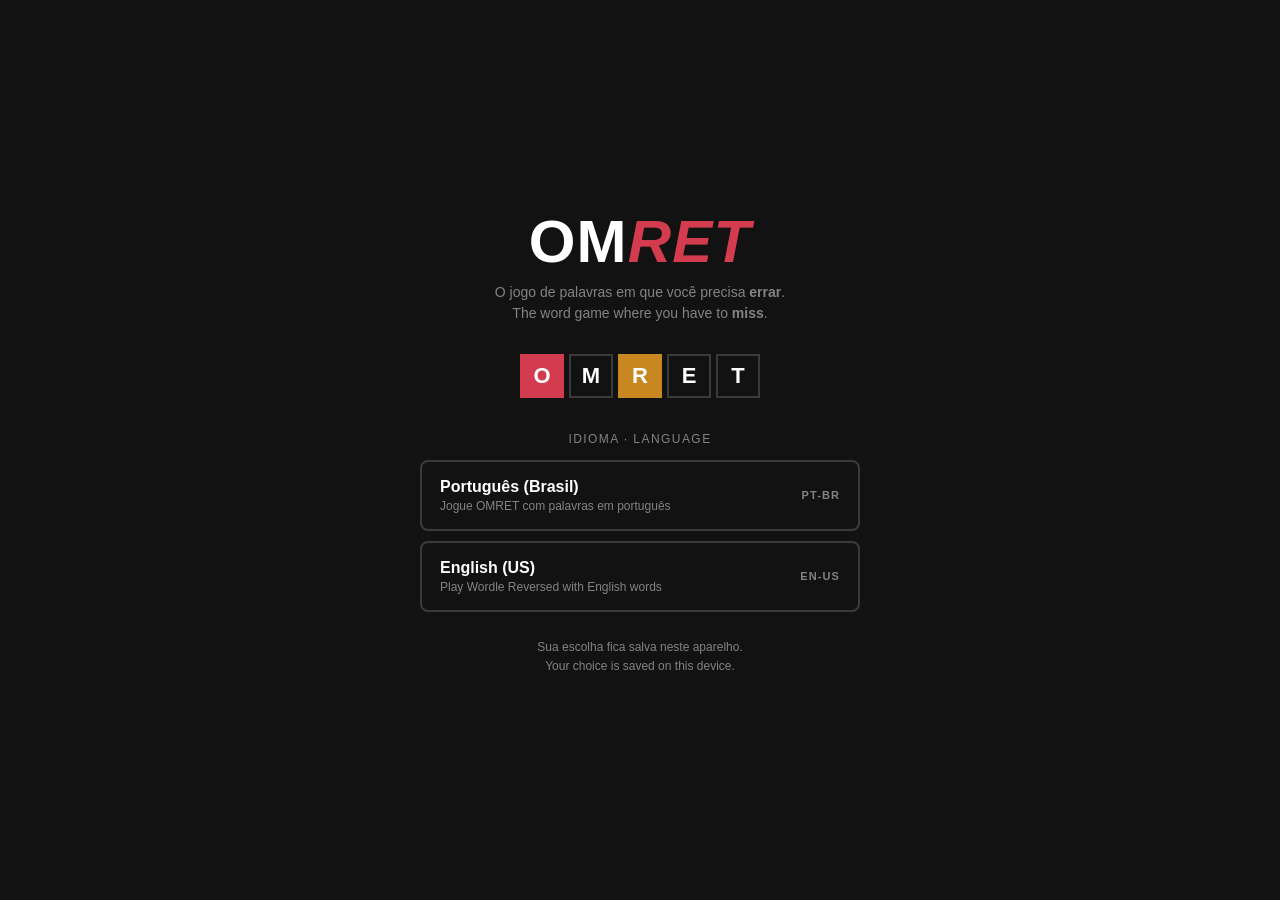
<file: index.html>
<!DOCTYPE html>
<html lang="pt-BR">
<head>
<meta charset="utf-8">
<meta name="viewport" content="width=device-width, initial-scale=1, viewport-fit=cover">
<meta name="description" content="OMRET: o objetivo é NÃO descobrir a palavra. / Wordle Reversed: the goal is to NOT find the word.">
<meta name="theme-color" content="#121213">
<title>OMRET</title>
<link rel="icon" href="data:image/svg+xml,<svg xmlns='http://www.w3.org/2000/svg' viewBox='0 0 32 32'><rect width='32' height='32' rx='4' fill='%23d33c4e'/></svg>">
<link rel="canonical" href="https://azevedev.github.io/omret/">
<link rel="alternate" hreflang="pt-BR" href="pt-br/">
<link rel="alternate" hreflang="en-US" href="eng-us/">
<link rel="alternate" hreflang="x-default" href="./">

<meta property="og:type" content="website">
<meta property="og:site_name" content="OMRET">
<meta property="og:locale" content="pt_BR">
<meta property="og:locale:alternate" content="en_US">
<meta property="og:title" content="OMRET: o jogo de palavras em que você precisa errar">
<meta property="og:description" content="O objetivo é NÃO descobrir a palavra. Vermelho trava a letra, âmbar obriga a movê-la, cinza mata. / The word game where you have to miss.">
<meta property="og:url" content="https://azevedev.github.io/omret/">
<meta property="og:image" content="https://azevedev.github.io/omret/assets/og.jpg">
<meta property="og:image:type" content="image/jpeg">
<meta property="og:image:width" content="1200">
<meta property="og:image:height" content="630">
<meta property="og:image:alt" content="OMRET. Vermelho trava a letra, âmbar obriga a movê-la, cinza mata.">

<meta name="twitter:card" content="summary_large_image">
<meta name="twitter:title" content="OMRET: o jogo de palavras em que você precisa errar">
<meta name="twitter:description" content="O objetivo é NÃO descobrir a palavra. Sobreviva a seis tentativas sem cair na resposta.">
<meta name="twitter:image" content="https://azevedev.github.io/omret/assets/og.jpg">
<meta name="twitter:image:alt" content="OMRET. Vermelho trava a letra, âmbar obriga a movê-la, cinza mata.">
<style>
  :root { color-scheme: dark; }

  * { box-sizing: border-box; }

  html, body { height: 100%; margin: 0; }

  body {
    background: #121213;
    color: #fff;
    font-family: "Helvetica Neue", Helvetica, Arial, sans-serif;
    display: grid;
    place-items: center;
    padding: 24px;
    -webkit-font-smoothing: antialiased;
  }

  /* Hidden until we know we're not about to redirect, so a returning player
     never sees the chooser flash on screen. */
  .wrap { width: min(440px, 100%); text-align: center; visibility: hidden; }
  .wrap.ready { visibility: visible; }

  .mark {
    font-size: clamp(38px, 12vw, 60px);
    font-weight: 700;
    letter-spacing: .02em;
    margin: 0;
    line-height: 1;
  }

  .mark span { color: #d33c4e; font-style: italic; }

  .sub {
    color: #818384;
    font-size: 14px;
    margin: 10px 0 0;
    line-height: 1.5;
  }

  .tiles {
    display: flex;
    justify-content: center;
    gap: 5px;
    margin: 30px 0 34px;
  }

  .t {
    width: 44px; height: 44px;
    display: grid;
    place-items: center;
    font-weight: 700;
    font-size: 22px;
    border: 2px solid #3a3a3c;
    animation: drop .45s ease backwards;
  }

  .t.red { background: #d33c4e; border-color: #d33c4e; }
  .t.amber { background: #c8871f; border-color: #c8871f; }
  .t:nth-child(1) { animation-delay: .05s; }
  .t:nth-child(2) { animation-delay: .12s; }
  .t:nth-child(3) { animation-delay: .19s; }
  .t:nth-child(4) { animation-delay: .26s; }
  .t:nth-child(5) { animation-delay: .33s; }

  @keyframes drop {
    from { opacity: 0; transform: translateY(-14px) scale(.9); }
    to   { opacity: 1; transform: none; }
  }

  .ask {
    font-size: 12px;
    letter-spacing: .12em;
    text-transform: uppercase;
    color: #818384;
    margin: 0 0 14px;
  }

  .langs { display: grid; gap: 10px; }

  .lang {
    display: flex;
    align-items: center;
    justify-content: space-between;
    gap: 14px;
    width: 100%;
    padding: 16px 18px;
    background: transparent;
    border: 2px solid #3a3a3c;
    border-radius: 8px;
    color: #fff;
    font: inherit;
    font-weight: 700;
    cursor: pointer;
    text-align: left;
    text-decoration: none;
    transition: border-color .15s, background-color .15s, transform .1s;
  }

  .lang:hover, .lang:focus-visible { border-color: #d33c4e; background: rgba(211, 60, 78, .1); }
  .lang:active { transform: scale(.99); }

  .lang-name { font-size: 16px; }
  .lang-note { display: block; font-size: 12px; font-weight: 400; color: #818384; margin-top: 3px; }
  .lang-tag { font-size: 11px; letter-spacing: .1em; color: #818384; white-space: nowrap; }

  .foot { margin-top: 26px; font-size: 12px; color: #818384; line-height: 1.6; }

  @media (prefers-reduced-motion: reduce) {
    .t { animation: none; }
  }
</style>
</head>
<body>

<main class="wrap" id="wrap">
  <h1 class="mark">OM<span>RET</span></h1>
  <p class="sub">
    O jogo de palavras em que você precisa <strong>errar</strong>.<br>
    The word game where you have to <strong>miss</strong>.
  </p>

  <div class="tiles" aria-hidden="true">
    <div class="t red">O</div>
    <div class="t">M</div>
    <div class="t amber">R</div>
    <div class="t">E</div>
    <div class="t">T</div>
  </div>

  <p class="ask">Idioma · Language</p>

  <div class="langs">
    <a class="lang" href="pt-br/" data-locale="pt-BR">
      <span>
        <span class="lang-name">Português (Brasil)</span>
        <span class="lang-note">Jogue OMRET com palavras em português</span>
      </span>
      <span class="lang-tag">PT-BR</span>
    </a>

    <a class="lang" href="eng-us/" data-locale="en-US">
      <span>
        <span class="lang-name">English (US)</span>
        <span class="lang-note">Play Wordle Reversed with English words</span>
      </span>
      <span class="lang-tag">EN-US</span>
    </a>
  </div>

  <p class="foot">
    Sua escolha fica salva neste aparelho.<br>
    Your choice is saved on this device.
  </p>
</main>

<script>
  (function () {
    var KEY = 'omret/locale';
    var PATHS = { 'pt-BR': 'pt-br/', 'en-US': 'eng-us/' };

    // ?ask=1 forces the chooser back for someone who wants to switch here.
    var forceAsk = /[?&]ask=1\b/.test(location.search);

    var saved = null;
    try { saved = localStorage.getItem(KEY); } catch (e) { /* storage blocked */ }

    if (!forceAsk && saved && PATHS[saved]) {
      location.replace(PATHS[saved]);
      return;
    }

    document.getElementById('wrap').classList.add('ready');

    Array.prototype.forEach.call(document.querySelectorAll('.lang'), function (a) {
      a.addEventListener('click', function () {
        try { localStorage.setItem(KEY, a.dataset.locale); } catch (e) { /* ignore */ }
      });
    });
  })();
</script>
</body>
</html>
</file>
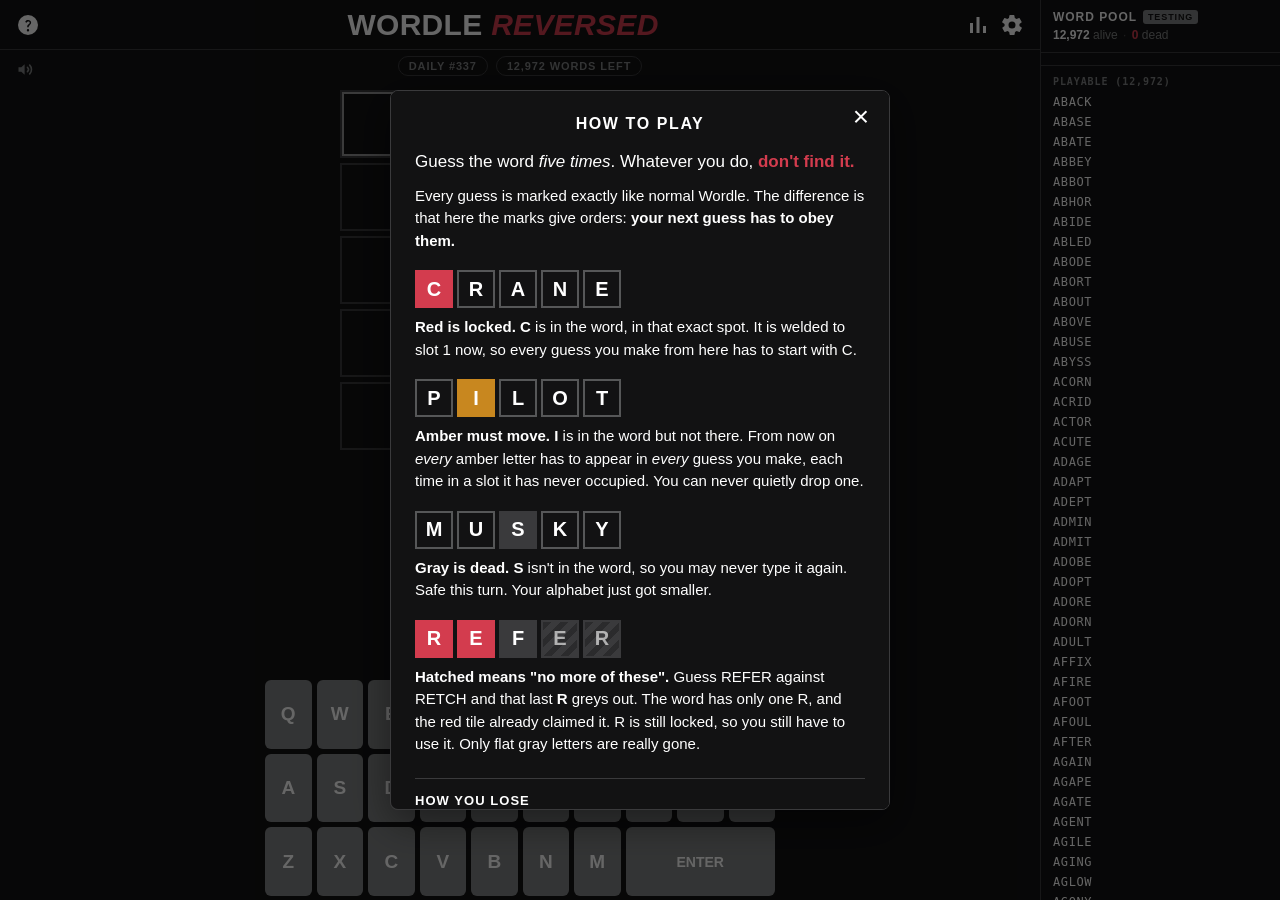
<file: eng-us/index.html>
<!DOCTYPE html>
<html lang="en-US" data-locale="en-US" data-version="c1d59dcbd8">
<head>
<meta charset="utf-8">
<meta name="viewport" content="width=device-width, initial-scale=1, viewport-fit=cover, maximum-scale=1">
<meta name="description" content="Wordle Reversed: the goal is to NOT find the word. Survive five guesses without being cornered into the answer.">
<meta name="theme-color" content="#121213">
<title>Wordle Reversed — OMRET</title>

<link rel="canonical" href="https://azevedev.github.io/omret/eng-us/">
<link rel="alternate" hreflang="pt-BR" href="https://azevedev.github.io/omret/pt-br/">
<link rel="alternate" hreflang="en-US" href="https://azevedev.github.io/omret/eng-us/">
<link rel="alternate" hreflang="x-default" href="https://azevedev.github.io/omret/">

<meta property="og:type" content="website">
<meta property="og:site_name" content="OMRET">
<meta property="og:locale" content="en_US">
<meta property="og:title" content="Wordle Reversed: the word game where you have to miss">
<meta property="og:description" content="Wordle Reversed: the goal is to NOT find the word. Survive five guesses without being cornered into the answer.">
<meta property="og:url" content="https://azevedev.github.io/omret/eng-us/">
<meta property="og:image" content="https://azevedev.github.io/omret/assets/og-en.jpg?v=c1d59dcbd8">
<meta property="og:image:type" content="image/jpeg">
<meta property="og:image:width" content="1200">
<meta property="og:image:height" content="630">
<meta property="og:image:alt" content="Wordle Reversed. Red locks the letter, amber forces it to move, gray kills it.">

<meta name="twitter:card" content="summary_large_image">
<meta name="twitter:title" content="Wordle Reversed: the word game where you have to miss">
<meta name="twitter:description" content="Wordle Reversed: the goal is to NOT find the word. Survive five guesses without being cornered into the answer.">
<meta name="twitter:image" content="https://azevedev.github.io/omret/assets/og-en.jpg?v=c1d59dcbd8">

<link rel="stylesheet" href="../css/style.css?v=c1d59dcbd8">
<link rel="icon" href="data:image/svg+xml,<svg xmlns='http://www.w3.org/2000/svg' viewBox='0 0 32 32'><rect width='32' height='32' rx='4' fill='%23d33c4e'/></svg>">
</head>
<body>

<header class="header">
  <button class="icon-btn" id="btn-help" data-i18n-aria="header.help" data-i18n-title="header.help">
    <svg viewBox="0 0 24 24" aria-hidden="true"><path d="M12 2a10 10 0 100 20 10 10 0 000-20zm0 16.5a1.2 1.2 0 110-2.4 1.2 1.2 0 010 2.4zm1.6-6.1c-.7.5-.9.8-.9 1.4v.4h-1.5v-.5c0-1.2.5-1.9 1.4-2.5.8-.6 1.1-.9 1.1-1.5 0-.7-.5-1.2-1.4-1.2-.8 0-1.4.4-1.7 1.2l-1.4-.6C9.6 7.6 10.6 7 12.1 7c1.7 0 3 1 3 2.5 0 1.2-.6 1.8-1.5 2.4z"/></svg>
  </button>

  <h1 class="title">WORDLE <span>REVERSED</span></h1>

  <div class="header-right">
    <button class="icon-btn" id="btn-stats" data-i18n-aria="header.stats" data-i18n-title="header.stats">
      <svg viewBox="0 0 24 24" aria-hidden="true"><path d="M4 20h3V10H4v10zm6.5 0h3V4h-3v16zm6.5 0h3v-7h-3v7z"/></svg>
    </button>
    <button class="icon-btn" id="btn-settings" data-i18n-aria="header.settings" data-i18n-title="header.settings">
      <svg viewBox="0 0 24 24" aria-hidden="true"><path d="M19.4 13a7.8 7.8 0 000-2l2.1-1.6a.5.5 0 00.1-.6l-2-3.5a.5.5 0 00-.6-.2l-2.5 1a7.3 7.3 0 00-1.7-1l-.4-2.6a.5.5 0 00-.5-.4h-4a.5.5 0 00-.5.4l-.4 2.6a7.3 7.3 0 00-1.7 1l-2.5-1a.5.5 0 00-.6.2l-2 3.5a.5.5 0 00.1.6L4.6 11a7.8 7.8 0 000 2l-2.1 1.6a.5.5 0 00-.1.6l2 3.5a.5.5 0 00.6.2l2.5-1a7.3 7.3 0 001.7 1l.4 2.6a.5.5 0 00.5.4h4a.5.5 0 00.5-.4l.4-2.6a7.3 7.3 0 001.7-1l2.5 1a.5.5 0 00.6-.2l2-3.5a.5.5 0 00-.1-.6L19.4 13zM12 15.5a3.5 3.5 0 110-7 3.5 3.5 0 010 7z"/></svg>
    </button>
  </div>
</header>

<!-- Quick mute, tucked under the help button. Mirrors the Sound setting. -->
<button class="mute-btn" id="btn-mute" aria-pressed="false">
  <svg class="ico-on" viewBox="0 0 24 24" aria-hidden="true">
    <path d="M4 9.5h3.2L11 6v12l-3.8-3.5H4z"/>
    <path d="M14.2 9.4a3.7 3.7 0 010 5.2" fill="none" stroke="currentColor"
          stroke-width="1.8" stroke-linecap="round"/>
    <path d="M16.8 7a7.2 7.2 0 010 10" fill="none" stroke="currentColor"
          stroke-width="1.8" stroke-linecap="round"/>
  </svg>
  <svg class="ico-off" viewBox="0 0 24 24" aria-hidden="true">
    <path d="M4 9.5h3.2L11 6v12l-3.8-3.5H4z"/>
    <path d="M15 9.6l5.2 5.2M20.2 9.6L15 14.8" fill="none" stroke="currentColor"
          stroke-width="1.9" stroke-linecap="round"/>
  </svg>
</button>

<main class="main">
  <div class="status-bar">
    <span class="status-pill" id="status-mode"></span>
    <span class="status-pill" id="status-pool" data-i18n-title="status.poolTitle"></span>
    <span class="pool-delta" id="pool-delta" hidden></span>
  </div>

  <div class="board-wrap">
    <div class="board" id="board" role="grid"></div>
  </div>
</main>

<div class="keyboard" id="keyboard" role="group"></div>

<aside class="wordpanel" id="wordpanel" hidden>
  <div class="wordpanel-head">
    <button class="wp-close" id="wp-close" data-i18n-aria="panel.close">&times;</button>
    <div class="wordpanel-title">
      <span data-i18n="panel.title"></span>
      <span class="wordpanel-tag" data-i18n="panel.tag"></span>
    </div>
    <div class="wordpanel-counts">
      <span class="wp-alive-n" id="wp-alive">0</span> <span data-i18n="panel.alive"></span>
      <span class="wp-sep">·</span>
      <span class="wp-dead-n" id="wp-dead">0</span> <span data-i18n="panel.dead"></span>
    </div>
  </div>
  <div class="wordpanel-list" id="wp-list"></div>
</aside>

<div class="doom-veil" id="doom-veil"></div>
<div class="toaster" id="toaster" role="status" aria-live="polite"></div>

<!-- ── How to play ─────────────────────────────────────────────────────── -->
<div class="modal-backdrop" id="modal-help" hidden>
  <div class="modal" role="dialog" aria-modal="true" aria-labelledby="help-title">
    <button class="modal-close" data-close aria-label="&times;">&times;</button>
    <h2 id="help-title" data-i18n="help.title"></h2>
    <p class="lede" data-i18n-html="help.lede"></p>
    <p data-i18n-html="help.intro"></p>

    <div class="rule">
      <div class="mini-row" data-example="locked"></div>
      <p data-i18n-html="help.rule.locked"></p>
    </div>

    <div class="rule">
      <div class="mini-row" data-example="required"></div>
      <p data-i18n-html="help.rule.required"></p>
    </div>

    <div class="rule">
      <div class="mini-row" data-example="banned"></div>
      <p data-i18n-html="help.rule.banned"></p>
    </div>

    <div class="rule">
      <div class="mini-row" data-example="spent"></div>
      <p data-i18n-html="help.rule.spent"></p>
    </div>

    <h3 data-i18n="help.loseTitle"></h3>
    <ul class="how-lose">
      <li data-i18n-html="help.lose.found"></li>
      <li data-i18n-html="help.lose.cornered"></li>
    </ul>

    <h3 data-i18n="help.winTitle"></h3>
    <p data-i18n="help.win"></p>

    <p class="tip" data-i18n-html="help.tip"></p>
    <p class="fineprint" data-i18n="help.fineprint"></p>
    <button class="btn-primary" data-close data-i18n="help.cta"></button>
  </div>
</div>

<!-- ── Statistics ──────────────────────────────────────────────────────── -->
<div class="modal-backdrop" id="modal-stats" hidden>
  <div class="modal" role="dialog" aria-modal="true" aria-labelledby="stats-title">
    <button class="modal-close" data-close aria-label="&times;">&times;</button>
    <h2 id="stats-title" data-i18n="stats.title"></h2>

    <div class="stats-row" id="stats-row"></div>

    <h3 data-i18n="stats.distTitle"></h3>
    <p class="dist-note" data-i18n="stats.distNote"></p>
    <div class="dist" id="dist"></div>

    <div class="endgame" id="endgame" hidden>
      <div class="dodged" id="dodged" hidden>
        <div class="dodged-caption" id="dodged-caption"></div>
        <div class="dodged-tiles" id="dodged-tiles"></div>
      </div>
      <div class="endgame-msg" id="endgame-msg"></div>
      <div class="endgame-actions">
        <div class="countdown" id="countdown" hidden>
          <div class="countdown-label" data-i18n="stats.nextPuzzle"></div>
          <div class="countdown-clock" id="countdown-clock">--:--:--</div>
        </div>
        <button class="btn-share" id="btn-share">
          <span data-i18n="stats.share"></span>
          <svg viewBox="0 0 24 24" aria-hidden="true"><path d="M18 16.1c-.8 0-1.5.3-2 .8l-7.1-4.2c.1-.2.1-.5.1-.7s0-.5-.1-.7L16 7.1c.5.5 1.2.8 2 .8a2.9 2.9 0 100-5.8 2.9 2.9 0 00-2.9 2.9c0 .2 0 .5.1.7L8.1 9.9c-.5-.5-1.2-.8-2-.8a2.9 2.9 0 100 5.8c.8 0 1.5-.3 2-.8l7.2 4.2c-.1.2-.1.4-.1.7 0 1.6 1.3 2.8 2.8 2.8s2.9-1.3 2.9-2.9-1.3-2.8-2.9-2.8z"/></svg>
        </button>
      </div>
      <button class="btn-secondary" id="btn-practice" data-i18n="stats.practice"></button>
    </div>
  </div>
</div>

<!-- ── Settings ────────────────────────────────────────────────────────── -->
<div class="modal-backdrop" id="modal-settings" hidden>
  <div class="modal" role="dialog" aria-modal="true" aria-labelledby="settings-title">
    <button class="modal-close" data-close aria-label="&times;">&times;</button>
    <h2 id="settings-title" data-i18n="settings.title"></h2>

    <div class="setting">
      <div>
        <div class="setting-name" data-i18n="settings.language"></div>
        <div class="setting-desc" data-i18n="settings.languageDesc"></div>
      </div>
      <div class="lang-switch" id="lang-switch"></div>
    </div>

    <div class="setting">
      <div>
        <div class="setting-name" data-i18n="settings.sound"></div>
        <div class="setting-desc" data-i18n="settings.soundDesc"></div>
      </div>
      <button class="switch" id="opt-sound" role="switch"><span></span></button>
    </div>

    <div class="setting">
      <div><div class="setting-name" data-i18n="settings.dark"></div></div>
      <button class="switch" id="opt-dark" role="switch"><span></span></button>
    </div>

    <div class="setting">
      <div>
        <div class="setting-name" data-i18n="settings.pool"></div>
        <div class="setting-desc" data-i18n="settings.poolDesc"></div>
      </div>
      <button class="switch" id="opt-pool" role="switch"><span></span></button>
    </div>

    <div class="setting">
      <div>
        <div class="setting-name" data-i18n="settings.common"></div>
        <div class="setting-desc" data-i18n="settings.commonDesc"></div>
      </div>
      <button class="switch" id="opt-common" role="switch"><span></span></button>
    </div>

    <div class="setting">
      <div>
        <div class="setting-name" data-i18n="settings.strict"></div>
        <div class="setting-desc" data-i18n="settings.strictDesc"></div>
      </div>
      <button class="switch" id="opt-strict" role="switch"><span></span></button>
    </div>

    <div class="setting">
      <div>
        <div class="setting-name" data-i18n="settings.wordlist"></div>
        <div class="setting-desc" data-i18n="settings.wordlistDesc"></div>
      </div>
      <button class="switch" id="opt-wordlist" role="switch"><span></span></button>
    </div>

    <div class="setting">
      <div>
        <div class="setting-name" data-i18n="settings.contrast"></div>
        <div class="setting-desc" data-i18n="settings.contrastDesc"></div>
      </div>
      <button class="switch" id="opt-contrast" role="switch"><span></span></button>
    </div>

    <div class="setting">
      <div>
        <div class="setting-name" data-i18n="settings.practice"></div>
        <div class="setting-desc" data-i18n="settings.practiceDesc"></div>
      </div>
      <button class="switch" id="opt-practice" role="switch"><span></span></button>
    </div>

    <p class="fineprint" data-i18n="settings.fineprint"></p>
  </div>
</div>

<script type="module" src="../js/game.js?v=c1d59dcbd8"></script>
</body>
</html>
</file>
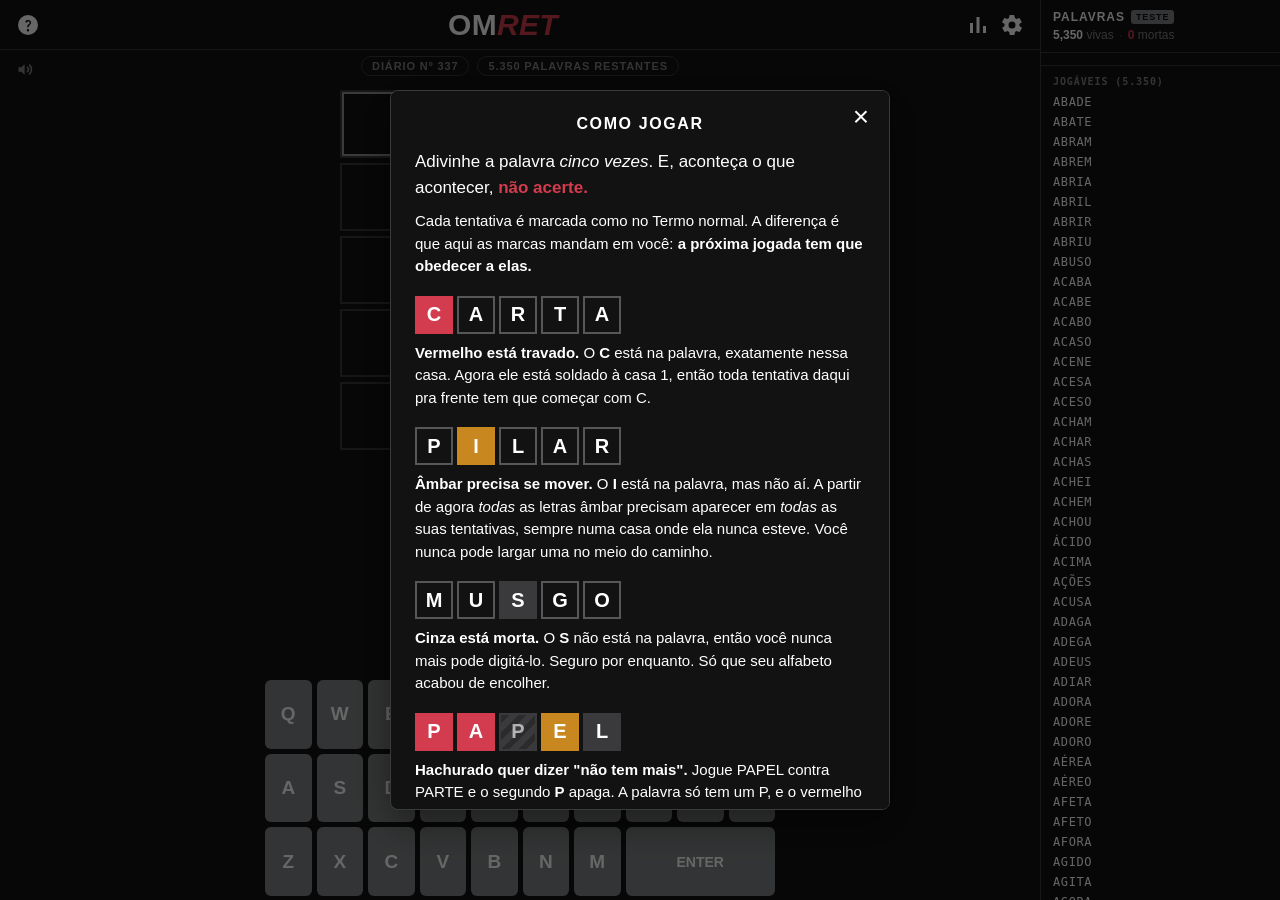
<file: pt-br/index.html>
<!DOCTYPE html>
<html lang="pt-BR" data-locale="pt-BR" data-version="c1d59dcbd8">
<head>
<meta charset="utf-8">
<meta name="viewport" content="width=device-width, initial-scale=1, viewport-fit=cover, maximum-scale=1">
<meta name="description" content="OMRET: o objetivo é NÃO descobrir a palavra. Sobreviva a cinco tentativas sem cair na resposta.">
<meta name="theme-color" content="#121213">
<title>OMRET — Termo ao contrário</title>

<link rel="canonical" href="https://azevedev.github.io/omret/pt-br/">
<link rel="alternate" hreflang="pt-BR" href="https://azevedev.github.io/omret/pt-br/">
<link rel="alternate" hreflang="en-US" href="https://azevedev.github.io/omret/eng-us/">
<link rel="alternate" hreflang="x-default" href="https://azevedev.github.io/omret/">

<meta property="og:type" content="website">
<meta property="og:site_name" content="OMRET">
<meta property="og:locale" content="pt_BR">
<meta property="og:title" content="OMRET: o Termo em que você precisa errar">
<meta property="og:description" content="OMRET: o objetivo é NÃO descobrir a palavra. Sobreviva a cinco tentativas sem cair na resposta.">
<meta property="og:url" content="https://azevedev.github.io/omret/pt-br/">
<meta property="og:image" content="https://azevedev.github.io/omret/assets/og-pt.jpg?v=c1d59dcbd8">
<meta property="og:image:type" content="image/jpeg">
<meta property="og:image:width" content="1200">
<meta property="og:image:height" content="630">
<meta property="og:image:alt" content="OMRET. Vermelho trava a letra, âmbar obriga a movê-la, cinza mata.">

<meta name="twitter:card" content="summary_large_image">
<meta name="twitter:title" content="OMRET: o Termo em que você precisa errar">
<meta name="twitter:description" content="OMRET: o objetivo é NÃO descobrir a palavra. Sobreviva a cinco tentativas sem cair na resposta.">
<meta name="twitter:image" content="https://azevedev.github.io/omret/assets/og-pt.jpg?v=c1d59dcbd8">

<link rel="stylesheet" href="../css/style.css?v=c1d59dcbd8">
<link rel="icon" href="data:image/svg+xml,<svg xmlns='http://www.w3.org/2000/svg' viewBox='0 0 32 32'><rect width='32' height='32' rx='4' fill='%23d33c4e'/></svg>">
</head>
<body>

<header class="header">
  <button class="icon-btn" id="btn-help" data-i18n-aria="header.help" data-i18n-title="header.help">
    <svg viewBox="0 0 24 24" aria-hidden="true"><path d="M12 2a10 10 0 100 20 10 10 0 000-20zm0 16.5a1.2 1.2 0 110-2.4 1.2 1.2 0 010 2.4zm1.6-6.1c-.7.5-.9.8-.9 1.4v.4h-1.5v-.5c0-1.2.5-1.9 1.4-2.5.8-.6 1.1-.9 1.1-1.5 0-.7-.5-1.2-1.4-1.2-.8 0-1.4.4-1.7 1.2l-1.4-.6C9.6 7.6 10.6 7 12.1 7c1.7 0 3 1 3 2.5 0 1.2-.6 1.8-1.5 2.4z"/></svg>
  </button>

  <h1 class="title">OM<span>RET</span></h1>

  <div class="header-right">
    <button class="icon-btn" id="btn-stats" data-i18n-aria="header.stats" data-i18n-title="header.stats">
      <svg viewBox="0 0 24 24" aria-hidden="true"><path d="M4 20h3V10H4v10zm6.5 0h3V4h-3v16zm6.5 0h3v-7h-3v7z"/></svg>
    </button>
    <button class="icon-btn" id="btn-settings" data-i18n-aria="header.settings" data-i18n-title="header.settings">
      <svg viewBox="0 0 24 24" aria-hidden="true"><path d="M19.4 13a7.8 7.8 0 000-2l2.1-1.6a.5.5 0 00.1-.6l-2-3.5a.5.5 0 00-.6-.2l-2.5 1a7.3 7.3 0 00-1.7-1l-.4-2.6a.5.5 0 00-.5-.4h-4a.5.5 0 00-.5.4l-.4 2.6a7.3 7.3 0 00-1.7 1l-2.5-1a.5.5 0 00-.6.2l-2 3.5a.5.5 0 00.1.6L4.6 11a7.8 7.8 0 000 2l-2.1 1.6a.5.5 0 00-.1.6l2 3.5a.5.5 0 00.6.2l2.5-1a7.3 7.3 0 001.7 1l.4 2.6a.5.5 0 00.5.4h4a.5.5 0 00.5-.4l.4-2.6a7.3 7.3 0 001.7-1l2.5 1a.5.5 0 00.6-.2l2-3.5a.5.5 0 00-.1-.6L19.4 13zM12 15.5a3.5 3.5 0 110-7 3.5 3.5 0 010 7z"/></svg>
    </button>
  </div>
</header>

<!-- Quick mute, tucked under the help button. Mirrors the Sound setting. -->
<button class="mute-btn" id="btn-mute" aria-pressed="false">
  <svg class="ico-on" viewBox="0 0 24 24" aria-hidden="true">
    <path d="M4 9.5h3.2L11 6v12l-3.8-3.5H4z"/>
    <path d="M14.2 9.4a3.7 3.7 0 010 5.2" fill="none" stroke="currentColor"
          stroke-width="1.8" stroke-linecap="round"/>
    <path d="M16.8 7a7.2 7.2 0 010 10" fill="none" stroke="currentColor"
          stroke-width="1.8" stroke-linecap="round"/>
  </svg>
  <svg class="ico-off" viewBox="0 0 24 24" aria-hidden="true">
    <path d="M4 9.5h3.2L11 6v12l-3.8-3.5H4z"/>
    <path d="M15 9.6l5.2 5.2M20.2 9.6L15 14.8" fill="none" stroke="currentColor"
          stroke-width="1.9" stroke-linecap="round"/>
  </svg>
</button>

<main class="main">
  <div class="status-bar">
    <span class="status-pill" id="status-mode"></span>
    <span class="status-pill" id="status-pool" data-i18n-title="status.poolTitle"></span>
    <span class="pool-delta" id="pool-delta" hidden></span>
  </div>

  <div class="board-wrap">
    <div class="board" id="board" role="grid"></div>
  </div>
</main>

<div class="keyboard" id="keyboard" role="group"></div>

<aside class="wordpanel" id="wordpanel" hidden>
  <div class="wordpanel-head">
    <button class="wp-close" id="wp-close" data-i18n-aria="panel.close">&times;</button>
    <div class="wordpanel-title">
      <span data-i18n="panel.title"></span>
      <span class="wordpanel-tag" data-i18n="panel.tag"></span>
    </div>
    <div class="wordpanel-counts">
      <span class="wp-alive-n" id="wp-alive">0</span> <span data-i18n="panel.alive"></span>
      <span class="wp-sep">·</span>
      <span class="wp-dead-n" id="wp-dead">0</span> <span data-i18n="panel.dead"></span>
    </div>
  </div>
  <div class="wordpanel-list" id="wp-list"></div>
</aside>

<div class="doom-veil" id="doom-veil"></div>
<div class="toaster" id="toaster" role="status" aria-live="polite"></div>

<!-- ── How to play ─────────────────────────────────────────────────────── -->
<div class="modal-backdrop" id="modal-help" hidden>
  <div class="modal" role="dialog" aria-modal="true" aria-labelledby="help-title">
    <button class="modal-close" data-close aria-label="&times;">&times;</button>
    <h2 id="help-title" data-i18n="help.title"></h2>
    <p class="lede" data-i18n-html="help.lede"></p>
    <p data-i18n-html="help.intro"></p>

    <div class="rule">
      <div class="mini-row" data-example="locked"></div>
      <p data-i18n-html="help.rule.locked"></p>
    </div>

    <div class="rule">
      <div class="mini-row" data-example="required"></div>
      <p data-i18n-html="help.rule.required"></p>
    </div>

    <div class="rule">
      <div class="mini-row" data-example="banned"></div>
      <p data-i18n-html="help.rule.banned"></p>
    </div>

    <div class="rule">
      <div class="mini-row" data-example="spent"></div>
      <p data-i18n-html="help.rule.spent"></p>
    </div>

    <h3 data-i18n="help.loseTitle"></h3>
    <ul class="how-lose">
      <li data-i18n-html="help.lose.found"></li>
      <li data-i18n-html="help.lose.cornered"></li>
    </ul>

    <h3 data-i18n="help.winTitle"></h3>
    <p data-i18n="help.win"></p>

    <p class="tip" data-i18n-html="help.tip"></p>
    <p class="fineprint" data-i18n="help.fineprint"></p>
    <button class="btn-primary" data-close data-i18n="help.cta"></button>
  </div>
</div>

<!-- ── Statistics ──────────────────────────────────────────────────────── -->
<div class="modal-backdrop" id="modal-stats" hidden>
  <div class="modal" role="dialog" aria-modal="true" aria-labelledby="stats-title">
    <button class="modal-close" data-close aria-label="&times;">&times;</button>
    <h2 id="stats-title" data-i18n="stats.title"></h2>

    <div class="stats-row" id="stats-row"></div>

    <h3 data-i18n="stats.distTitle"></h3>
    <p class="dist-note" data-i18n="stats.distNote"></p>
    <div class="dist" id="dist"></div>

    <div class="endgame" id="endgame" hidden>
      <div class="dodged" id="dodged" hidden>
        <div class="dodged-caption" id="dodged-caption"></div>
        <div class="dodged-tiles" id="dodged-tiles"></div>
      </div>
      <div class="endgame-msg" id="endgame-msg"></div>
      <div class="endgame-actions">
        <div class="countdown" id="countdown" hidden>
          <div class="countdown-label" data-i18n="stats.nextPuzzle"></div>
          <div class="countdown-clock" id="countdown-clock">--:--:--</div>
        </div>
        <button class="btn-share" id="btn-share">
          <span data-i18n="stats.share"></span>
          <svg viewBox="0 0 24 24" aria-hidden="true"><path d="M18 16.1c-.8 0-1.5.3-2 .8l-7.1-4.2c.1-.2.1-.5.1-.7s0-.5-.1-.7L16 7.1c.5.5 1.2.8 2 .8a2.9 2.9 0 100-5.8 2.9 2.9 0 00-2.9 2.9c0 .2 0 .5.1.7L8.1 9.9c-.5-.5-1.2-.8-2-.8a2.9 2.9 0 100 5.8c.8 0 1.5-.3 2-.8l7.2 4.2c-.1.2-.1.4-.1.7 0 1.6 1.3 2.8 2.8 2.8s2.9-1.3 2.9-2.9-1.3-2.8-2.9-2.8z"/></svg>
        </button>
      </div>
      <button class="btn-secondary" id="btn-practice" data-i18n="stats.practice"></button>
    </div>
  </div>
</div>

<!-- ── Settings ────────────────────────────────────────────────────────── -->
<div class="modal-backdrop" id="modal-settings" hidden>
  <div class="modal" role="dialog" aria-modal="true" aria-labelledby="settings-title">
    <button class="modal-close" data-close aria-label="&times;">&times;</button>
    <h2 id="settings-title" data-i18n="settings.title"></h2>

    <div class="setting">
      <div>
        <div class="setting-name" data-i18n="settings.language"></div>
        <div class="setting-desc" data-i18n="settings.languageDesc"></div>
      </div>
      <div class="lang-switch" id="lang-switch"></div>
    </div>

    <div class="setting">
      <div>
        <div class="setting-name" data-i18n="settings.sound"></div>
        <div class="setting-desc" data-i18n="settings.soundDesc"></div>
      </div>
      <button class="switch" id="opt-sound" role="switch"><span></span></button>
    </div>

    <div class="setting">
      <div><div class="setting-name" data-i18n="settings.dark"></div></div>
      <button class="switch" id="opt-dark" role="switch"><span></span></button>
    </div>

    <div class="setting">
      <div>
        <div class="setting-name" data-i18n="settings.pool"></div>
        <div class="setting-desc" data-i18n="settings.poolDesc"></div>
      </div>
      <button class="switch" id="opt-pool" role="switch"><span></span></button>
    </div>

    <div class="setting">
      <div>
        <div class="setting-name" data-i18n="settings.common"></div>
        <div class="setting-desc" data-i18n="settings.commonDesc"></div>
      </div>
      <button class="switch" id="opt-common" role="switch"><span></span></button>
    </div>

    <div class="setting">
      <div>
        <div class="setting-name" data-i18n="settings.strict"></div>
        <div class="setting-desc" data-i18n="settings.strictDesc"></div>
      </div>
      <button class="switch" id="opt-strict" role="switch"><span></span></button>
    </div>

    <div class="setting">
      <div>
        <div class="setting-name" data-i18n="settings.wordlist"></div>
        <div class="setting-desc" data-i18n="settings.wordlistDesc"></div>
      </div>
      <button class="switch" id="opt-wordlist" role="switch"><span></span></button>
    </div>

    <div class="setting">
      <div>
        <div class="setting-name" data-i18n="settings.contrast"></div>
        <div class="setting-desc" data-i18n="settings.contrastDesc"></div>
      </div>
      <button class="switch" id="opt-contrast" role="switch"><span></span></button>
    </div>

    <div class="setting">
      <div>
        <div class="setting-name" data-i18n="settings.practice"></div>
        <div class="setting-desc" data-i18n="settings.practiceDesc"></div>
      </div>
      <button class="switch" id="opt-practice" role="switch"><span></span></button>
    </div>

    <p class="fineprint" data-i18n="settings.fineprint"></p>
  </div>
</div>

<script type="module" src="../js/game.js?v=c1d59dcbd8"></script>
</body>
</html>
</file>
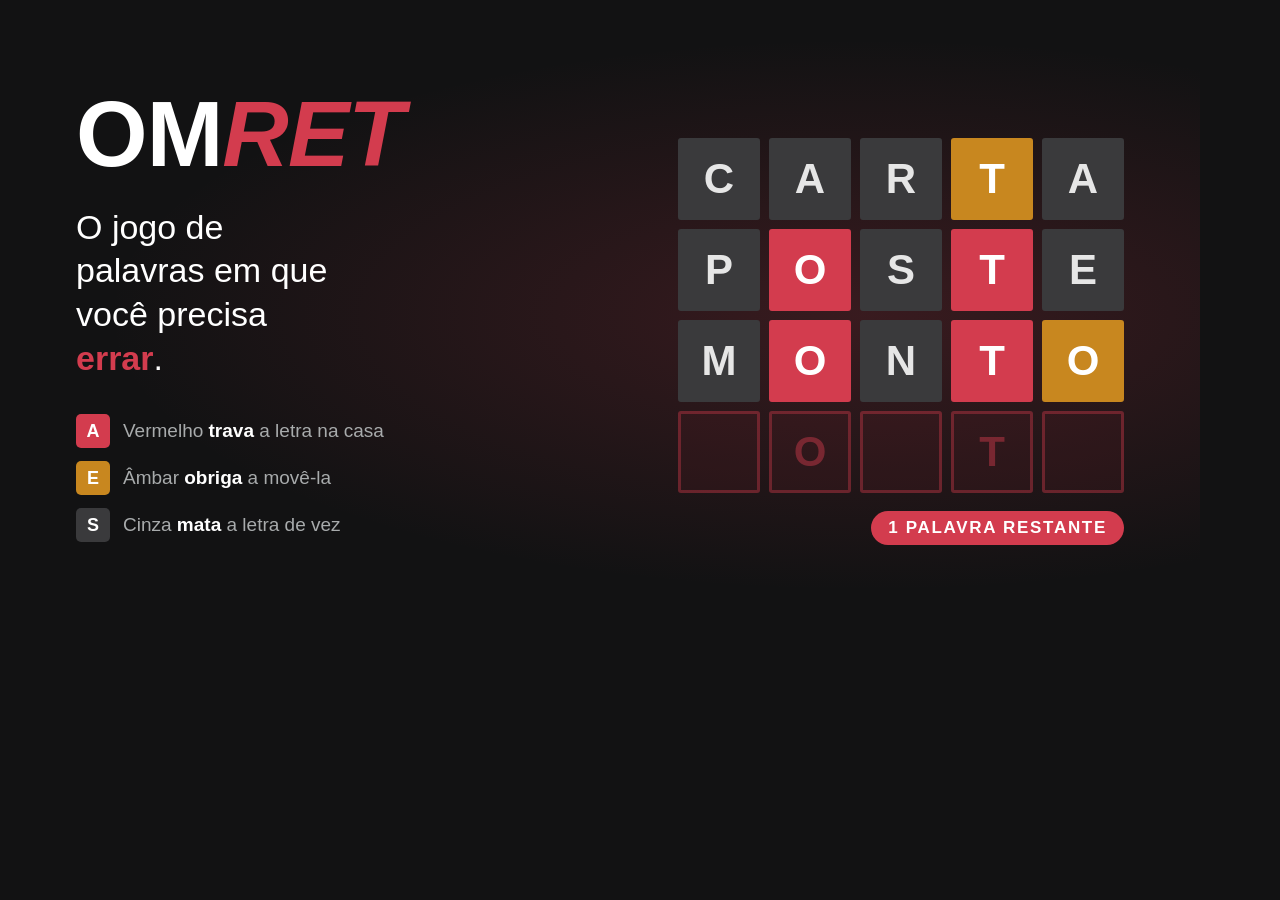
<file: tools/social-card.html>
<!DOCTYPE html>
<html lang="en">
<head>
<meta charset="utf-8">
<title>OMRET social card</title>
<style>
  /* Rendered at exactly 1200x630 and screenshotted into assets/. Not shipped
     to players; see tools/build.mjs notes and the README. */
  * { box-sizing: border-box; margin: 0; padding: 0; }

  html, body { width: 1200px; height: 630px; overflow: hidden; }

  body {
    background: #121213;
    color: #fff;
    font-family: "Helvetica Neue", Helvetica, Arial, sans-serif;
    -webkit-font-smoothing: antialiased;
    display: grid;
    grid-template-columns: 1fr auto;
    align-items: center;
    gap: 56px;
    padding: 0 76px;
    position: relative;
  }

  /* Same red bloom the game uses when the trap closes. */
  body::after {
    content: "";
    position: absolute;
    inset: 0;
    background: radial-gradient(ellipse at 72% 50%, rgba(211,60,78,.20), transparent 62%);
    pointer-events: none;
  }

  .left { position: relative; z-index: 1; }

  .mark {
    font-size: 92px;
    font-weight: 700;
    line-height: 1;
    letter-spacing: -.01em;
  }

  .mark em { color: #d33c4e; font-style: italic; }

  .tagline {
    margin-top: 26px;
    font-size: 34px;
    line-height: 1.28;
    font-weight: 500;
    max-width: 15ch;
  }

  .tagline b { color: #d33c4e; }

  .rules {
    margin-top: 34px;
    display: flex;
    flex-direction: column;
    gap: 13px;
    font-size: 19px;
    color: #a8abac;
  }

  .rule { display: flex; align-items: center; gap: 13px; }

  .chip {
    width: 34px; height: 34px;
    border-radius: 5px;
    display: grid;
    place-items: center;
    font-weight: 700;
    font-size: 18px;
    color: #fff;
    flex: none;
  }

  .chip.red { background: #d33c4e; }
  .chip.amber { background: #c8871f; }
  .chip.gray { background: #3a3a3c; }

  .rule b { color: #fff; font-weight: 700; }

  /* The board: five rows tightening onto the answer. */
  .board {
    position: relative;
    z-index: 1;
    display: grid;
    grid-template-rows: repeat(4, 1fr);
    gap: 9px;
  }

  .row { display: grid; grid-template-columns: repeat(5, 1fr); gap: 9px; }

  .t {
    width: 82px; height: 82px;
    display: grid;
    place-items: center;
    font-size: 42px;
    font-weight: 700;
    border: 3px solid #3a3a3c;
    border-radius: 3px;
  }

  .t.red { background: #d33c4e; border-color: #d33c4e; }
  .t.amber { background: #c8871f; border-color: #c8871f; }
  .t.dead { background: #3a3a3c; border-color: #3a3a3c; color: #e6e6e6; }

  .t.ghost {
    color: rgba(211,60,78,.45);
    border-color: rgba(211,60,78,.38);
    background: rgba(211,60,78,.06);
  }

  .badge {
    position: absolute;
    right: 0;
    bottom: -52px;
    font-size: 17px;
    font-weight: 700;
    letter-spacing: .1em;
    text-transform: uppercase;
    color: #fff;
    background: #d33c4e;
    border-radius: 999px;
    padding: 7px 17px;
    white-space: nowrap;
  }
</style>
</head>
<body>

<div class="left">
  <div class="mark" id="mark"></div>
  <div class="tagline" id="tagline"></div>
  <div class="rules" id="rules"></div>
</div>

<div class="board" id="board"></div>

<script>
  const LOCALE = new URLSearchParams(location.search).get('locale') || 'pt';

  const COPY = {
    pt: {
      mark: 'OM<em>RET</em>',
      tagline: 'O jogo de palavras em que você precisa <b>errar</b>.',
      rules: [
        ['red', 'A', 'Vermelho <b>trava</b> a letra na casa'],
        ['amber', 'E', 'Âmbar <b>obriga</b> a movê-la'],
        ['gray', 'S', 'Cinza <b>mata</b> a letra de vez'],
      ],
      badge: '1 palavra restante',
      // Rows tighten until only the answer is left.
      board: [
        [['C', 'dead'], ['A', 'dead'], ['R', 'dead'], ['T', 'amber'], ['A', 'dead']],
        [['P', 'dead'], ['O', 'red'], ['S', 'dead'], ['T', 'red'], ['E', 'dead']],
        [['M', 'dead'], ['O', 'red'], ['N', 'dead'], ['T', 'red'], ['O', 'amber']],
        [['', 'ghost'], ['O', 'ghost'], ['', 'ghost'], ['T', 'ghost'], ['', 'ghost']],
      ],
    },
    en: {
      mark: 'WORDLE <em>REVERSED</em>',
      tagline: 'The word game where you have to <b>miss</b>.',
      rules: [
        ['red', 'A', 'Red <b>locks</b> the letter in place'],
        ['amber', 'E', 'Amber <b>forces</b> you to move it'],
        ['gray', 'S', 'Gray <b>kills</b> the letter for good'],
      ],
      badge: '1 word left',
      board: [
        [['C', 'dead'], ['R', 'dead'], ['A', 'dead'], ['N', 'amber'], ['E', 'amber']],
        [['M', 'dead'], ['O', 'red'], ['N', 'red'], ['E', 'red'], ['Y', 'red']],
        [['B', 'dead'], ['O', 'red'], ['N', 'red'], ['E', 'red'], ['Y', 'red']],
        [['', 'ghost'], ['O', 'ghost'], ['N', 'ghost'], ['E', 'ghost'], ['Y', 'ghost']],
      ],
    },
  };

  const c = COPY[LOCALE];
  document.getElementById('mark').innerHTML = c.mark;
  document.getElementById('tagline').innerHTML = c.tagline;

  document.getElementById('rules').innerHTML = c.rules.map(
    ([tone, letter, text]) =>
      `<div class="rule"><div class="chip ${tone}">${letter}</div><div>${text}</div></div>`
  ).join('');

  const board = document.getElementById('board');
  board.innerHTML = c.board.map(
    (row) => `<div class="row">${row.map(
      ([letter, tone]) => `<div class="t ${tone}">${letter}</div>`).join('')}</div>`
  ).join('') + `<div class="badge">${c.badge}</div>`;
</script>
</body>
</html>
</file>
<file: css/style.css>
/* Wordle Reversed — visual clone of Wordle with an inverted mark palette.
   Red = locked (dangerous), amber = required, gray = spent but safe. */

:root {
  --bg: #121213;
  --fg: #ffffff;
  --fg-dim: #818384;
  --border: #3a3a3c;
  --border-strong: #565758;
  --tile-empty-border: #3a3a3c;
  --tile-filled-border: #565758;
  --key-bg: #818384;
  --key-fg: #ffffff;
  --modal-bg: #121213;
  --overlay: rgba(0, 0, 0, .6);

  /* Inverted marks */
  --locked: #d33c4e;      /* was green — now danger */
  --required: #c8871f;    /* was yellow — now obligation */
  --banned: #3a3a3c;      /* spent */
  --safe: #57a85f;        /* winning only, so green never means "correct" */

  --toast-bg: #ffffff;
  --toast-fg: #121213;

  --header-h: 50px;
  --keyboard-h: 224px;
  --key-gap: 5px;
}

:root[data-theme="light"] {
  --bg: #ffffff;
  --fg: #1a1a1b;
  --fg-dim: #787c7e;
  --border: #d3d6da;
  --border-strong: #878a8c;
  --tile-empty-border: #d3d6da;
  --tile-filled-border: #878a8c;
  --key-bg: #d3d6da;
  --key-fg: #1a1a1b;
  --modal-bg: #ffffff;
  --overlay: rgba(255, 255, 255, .7);
  --banned: #787c7e;
  --toast-bg: #1a1a1b;
  --toast-fg: #ffffff;
}

:root[data-contrast="high"] {
  --locked: #f5793a;
  --required: #85c0f9;
}

* { box-sizing: border-box; }

html, body {
  height: 100%;
  margin: 0;
  overflow: hidden;
}

body {
  background: var(--bg);
  color: var(--fg);
  font-family: "Helvetica Neue", Helvetica, Arial, sans-serif;
  display: flex;
  flex-direction: column;
  -webkit-tap-highlight-color: transparent;
  -webkit-font-smoothing: antialiased;
}

/* ── Header ──────────────────────────────────────────────────────────── */

.header {
  height: var(--header-h);
  flex: 0 0 auto;
  display: flex;
  align-items: center;
  justify-content: space-between;
  padding: 0 12px;
  border-bottom: 1px solid var(--border);
}

.title {
  font-family: "Helvetica Neue", Arial, sans-serif;
  font-weight: 700;
  font-size: clamp(18px, 5.5vw, 30px);
  letter-spacing: .01em;
  margin: 0;
  white-space: nowrap;
  pointer-events: none;
}

.title span {
  color: var(--locked);
  font-style: italic;
}

.header-right { display: flex; gap: 2px; }

.icon-btn {
  background: none;
  border: 0;
  padding: 4px;
  cursor: pointer;
  color: var(--fg);
  display: grid;
  place-items: center;
  border-radius: 4px;
}

.icon-btn:hover { background: color-mix(in srgb, var(--fg) 12%, transparent); }
.icon-btn svg { width: 24px; height: 24px; fill: currentColor; }

/* ── Quick mute ──────────────────────────────────────────────────────── */

/* Sits directly under the help button, level with the status pills, where the
   row is empty at every width. Fixed, so it never nudges the board off centre. */
.mute-btn {
  position: fixed;
  left: 10px;
  top: calc(var(--header-h) + 4px);
  z-index: 25;
  width: 30px;
  height: 30px;
  padding: 0;
  border: 0;
  border-radius: 50%;
  background: none;
  color: var(--fg-dim);
  cursor: pointer;
  display: grid;
  place-items: center;
  transition: color .15s, background-color .15s, transform .1s;
}

.mute-btn:hover { color: var(--fg); background: color-mix(in srgb, var(--fg) 12%, transparent); }
.mute-btn:active { transform: scale(.92); }
.mute-btn svg { width: 21px; height: 21px; fill: currentColor; }
.mute-btn .ico-off { display: none; }

/* Pressed means muted: the crossed speaker takes over and turns red. */
.mute-btn[aria-pressed="true"] { color: var(--locked); }
.mute-btn[aria-pressed="true"] .ico-on { display: none; }
.mute-btn[aria-pressed="true"] .ico-off { display: block; }

/* ── Main / board ────────────────────────────────────────────────────── */

.main {
  flex: 1 1 auto;
  display: flex;
  flex-direction: column;
  align-items: center;
  justify-content: flex-start;
  min-height: 0;
  overflow: hidden;
}

.status-bar {
  display: flex;
  gap: 8px;
  align-items: center;
  padding: 6px 0 2px;
  flex: 0 0 auto;
}

.status-pill {
  font-size: 11px;
  font-weight: 700;
  letter-spacing: .08em;
  text-transform: uppercase;
  color: var(--fg-dim);
  border: 1px solid var(--border);
  border-radius: 999px;
  padding: 3px 10px;
}

/* The pool counter escalates as the trap closes: colour, weight, size and
   pulse all ramp up together so peripheral vision catches it. */
#status-pool {
  transition: color .3s, border-color .3s, background-color .3s, transform .2s;
}

#status-pool[data-level="caution"] {
  color: var(--required);
  border-color: color-mix(in srgb, var(--required) 55%, transparent);
}

#status-pool[data-level="warn"] {
  color: #fff;
  background: color-mix(in srgb, var(--required) 80%, transparent);
  border-color: var(--required);
}

#status-pool[data-level="danger"] {
  color: #fff;
  background: var(--locked);
  border-color: var(--locked);
  font-size: 12px;
  animation: pool-pulse 1.4s ease-in-out infinite;
}

#status-pool[data-level="critical"] {
  color: #fff;
  background: var(--locked);
  border-color: var(--locked);
  font-size: 13px;
  letter-spacing: .1em;
  padding: 4px 14px;
  animation: pool-pulse .7s ease-in-out infinite;
}

@keyframes pool-pulse {
  0%, 100% { box-shadow: 0 0 0 0 color-mix(in srgb, var(--locked) 70%, transparent); }
  50%      { box-shadow: 0 0 0 7px color-mix(in srgb, var(--locked) 0%, transparent); }
}

/* Bump the pill when the number changes. */
#status-pool.bump { animation: pool-bump .45s ease; }

@keyframes pool-bump {
  0%   { transform: scale(1); }
  35%  { transform: scale(1.22); }
  100% { transform: scale(1); }
}

/* "−1,983" floats up beside the pill, showing what the last guess destroyed. */
.pool-delta {
  font-size: 12px;
  font-weight: 700;
  color: var(--locked);
  animation: delta-float 1.6s ease forwards;
  pointer-events: none;
  white-space: nowrap;
}

.pool-delta[hidden] { display: none; }

@keyframes delta-float {
  0%   { opacity: 0; transform: translateY(4px); }
  15%  { opacity: 1; transform: translateY(0); }
  70%  { opacity: 1; transform: translateY(-2px); }
  100% { opacity: 0; transform: translateY(-10px); }
}

.status-pill.danger {
  color: var(--locked);
  border-color: var(--locked);
}

.board-wrap {
  flex: 1 1 auto;
  display: flex;
  align-items: flex-start;
  justify-content: center;
  width: 100%;
  padding: 4px 8px 8px;
  min-height: 0;
  overflow: hidden;
}

.board {
  display: grid;
  grid-template-rows: repeat(var(--rows, 5), 1fr);
  gap: 5px;
  padding: 8px;
}

.row {
  display: grid;
  grid-template-columns: repeat(5, 1fr);
  gap: 5px;
}

.tile {
  width: 100%;
  aspect-ratio: 1;
  display: grid;
  place-items: center;
  font-size: clamp(20px, 7vw, 32px);
  font-weight: 700;
  text-transform: uppercase;
  line-height: 1;
  user-select: none;
  color: var(--fg);
  border: 2px solid var(--tile-empty-border);
  background: transparent;
  transition: border-color .1s, background-color .1s;
}

.tile[data-state="filled"] {
  border-color: var(--tile-filled-border);
  animation: pop .1s ease-in-out;
}

.tile[data-state="locked"]   { background: var(--locked);   border-color: var(--locked);   color: #fff; }
.tile[data-state="required"] { background: var(--required); border-color: var(--required); color: #fff; }
.tile[data-state="banned"]   { background: var(--banned);   border-color: var(--banned);   color: #fff; }

/* Gray, but the letter is NOT dead — it just has no further copies in the
   solution. Hatched so it can't be mistaken for an eliminated letter. */
.tile[data-state="spent"] {
  border-color: var(--banned);
  color: color-mix(in srgb, var(--fg) 62%, transparent);
  background:
    repeating-linear-gradient(
      -45deg,
      var(--banned) 0 6px,
      color-mix(in srgb, var(--banned) 62%, transparent) 6px 12px
    );
}

/* Where the next letter will land. An inset rule rather than an outer border,
   so the tile doesn't shift or grow as the cursor moves along the row. */
.tile[data-cursor="true"] {
  box-shadow: inset 0 0 0 2px color-mix(in srgb, var(--fg) 55%, transparent);
}

.tile[data-cursor="true"][data-state="placeholder"] {
  box-shadow: inset 0 0 0 2px color-mix(in srgb, var(--locked) 70%, transparent);
}

/* A locked slot the player hasn't reached yet: shows which letter it wants,
   ghosted, so they can see what to press before they get there. */
.tile[data-state="placeholder"] {
  border-color: color-mix(in srgb, var(--locked) 35%, var(--tile-empty-border));
  color: color-mix(in srgb, var(--locked) 42%, transparent);
  background: color-mix(in srgb, var(--locked) 5%, transparent);
  position: relative;
}

/* A locked letter the player has now pressed. */
.tile[data-state="pinned"] {
  border-color: var(--locked);
  color: var(--locked);
  background: color-mix(in srgb, var(--locked) 14%, transparent);
  position: relative;
}

.tile[data-state="pinned"]::after,
.tile[data-state="placeholder"]::after {
  content: "";
  position: absolute;
  top: 3px; right: 3px;
  width: 5px; height: 5px;
  border-radius: 50%;
  background: var(--locked);
  opacity: .8;
}

.tile[data-state="placeholder"]::after { opacity: .4; }

@keyframes pop {
  from { transform: scale(.9); opacity: 0; }
  40%  { transform: scale(1.06); opacity: 1; }
  to   { transform: scale(1); }
}

.tile.flip { animation: flip .5s ease forwards; }

@keyframes flip {
  0%   { transform: rotateX(0); }
  45%  { transform: rotateX(90deg); }
  55%  { transform: rotateX(90deg); }
  100% { transform: rotateX(0); }
}

.row.shake { animation: shake .6s; }

@keyframes shake {
  10%, 90% { transform: translateX(-1px); }
  20%, 80% { transform: translateX(2px); }
  30%, 50%, 70% { transform: translateX(-4px); }
  40%, 60% { transform: translateX(4px); }
}

.tile.bounce { animation: bounce .8s; }

@keyframes bounce {
  0%, 20%   { transform: translateY(0); }
  40%       { transform: translateY(-24px); }
  50%       { transform: translateY(4px); }
  60%       { transform: translateY(-12px); }
  80%       { transform: translateY(2px); }
  100%      { transform: translateY(0); }
}

/* ── Keyboard ────────────────────────────────────────────────────────── */

.keyboard {
  flex: 0 0 auto;
  height: var(--keyboard-h);
  display: flex;
  flex-direction: column;
  justify-content: flex-start;
  gap: var(--key-gap);
  /* Thin side padding so the keys reach the edges of a phone screen. */
  padding: 4px var(--key-gap) max(4px, env(safe-area-inset-bottom));
  max-width: 520px;
  width: 100%;
  margin: 0 auto;
}

/* Ten columns per row. ENTER spans the last three, so every row shares the
   same column edges instead of drifting out of alignment. */
.kb-row {
  display: grid;
  grid-template-columns: repeat(10, 1fr);
  gap: var(--key-gap);
  flex: 1 1 0;
  touch-action: manipulation;
}

.key {
  min-width: 0;
  border: 0;
  border-radius: 6px;
  background: var(--key-bg);
  color: var(--key-fg);
  font-family: inherit;
  font-weight: 700;
  font-size: clamp(15px, 4.8vw, 19px);
  text-transform: uppercase;
  cursor: pointer;
  user-select: none;
  display: grid;
  place-items: center;
  transition: background-color .15s, color .15s, opacity .15s;
}

/* ENTER carries a word rather than a letter, so it needs its own scale. */
.key.wide { grid-column: span 3; font-size: clamp(11px, 3.2vw, 14px); }
.key:active { transform: scale(.96); }
.key svg { width: clamp(22px, 6vw, 26px); height: clamp(22px, 6vw, 26px); fill: currentColor; }

.key[data-state="locked"]   { background: var(--locked);   color: #fff; }
.key[data-state="required"] { background: var(--required); color: #fff; }

.key[data-state="banned"] {
  background: var(--banned);
  color: color-mix(in srgb, #fff 45%, transparent);
  position: relative;
}

/* Pressing a dead letter: the key refuses, flashing danger-red and shaking.
   Nothing is entered into the row. */
.key.reject {
  animation: key-reject .4s ease;
  z-index: 1;
}

@keyframes key-reject {
  0%   { transform: translateX(0);    background-color: var(--locked); box-shadow: 0 0 0 3px var(--locked); }
  20%  { transform: translateX(-5px); background-color: var(--locked); box-shadow: 0 0 0 3px var(--locked); }
  40%  { transform: translateX(5px);  background-color: var(--locked); box-shadow: 0 0 0 3px var(--locked); }
  60%  { transform: translateX(-3px); background-color: var(--locked); box-shadow: 0 0 0 2px var(--locked); }
  80%  { transform: translateX(3px);  background-color: var(--locked); box-shadow: 0 0 0 1px var(--locked); }
  100% { transform: translateX(0);    background-color: var(--banned); box-shadow: none; }
}

/* The row flinches too, so the cue is visible even when the player's eyes are
   on the board rather than the keyboard. */
.row.reject { animation: row-reject .3s ease; }

@keyframes row-reject {
  0%, 100% { transform: translateX(0); }
  25%      { transform: translateX(-3px); }
  75%      { transform: translateX(3px); }
}

.key[data-state="banned"]::after {
  content: "";
  position: absolute;
  left: 18%; right: 18%;
  height: 2px;
  background: currentColor;
  opacity: .7;
  transform: rotate(-12deg);
}

/* ── The trap closing ────────────────────────────────────────────────── */

/* Red closes in from the edges as the forced word is spelled out. */
.doom-veil {
  position: fixed;
  inset: 0;
  z-index: 20;
  pointer-events: none;
  opacity: 0;
  transition: opacity 1.1s ease;
  background: radial-gradient(
    ellipse at center,
    transparent 30%,
    color-mix(in srgb, var(--locked) 12%, transparent) 62%,
    color-mix(in srgb, var(--locked) 52%, transparent) 100%
  );
}

.doom-veil.on { opacity: 1; }

/* Each letter is slammed into place. */
.tile.slam { animation: slam .3s cubic-bezier(.2, .8, .3, 1.3); }

@keyframes slam {
  0%   { transform: scale(2.4); opacity: 0; filter: blur(3px); }
  55%  { transform: scale(.88); opacity: 1; filter: blur(0); }
  75%  { transform: scale(1.06); }
  100% { transform: scale(1); }
}

/* The board takes the hit. */
.board.jolt { animation: jolt .17s ease; }

@keyframes jolt {
  0%, 100% { transform: translateY(0); }
  35%      { transform: translateY(4px); }
  70%      { transform: translateY(-3px); }
}

/* Then the letters turn, one by one. */
.tile.doom {
  background: var(--locked);
  border-color: var(--locked);
  color: #fff;
  animation: doom-turn .42s ease;
  box-shadow: 0 0 20px color-mix(in srgb, var(--locked) 65%, transparent);
}

@keyframes doom-turn {
  0%   { transform: rotateX(0); }
  50%  { transform: rotateX(90deg); }
  100% { transform: rotateX(0); }
}

.row.doom-pulse { animation: doom-pulse 1.15s ease-in-out 2; }

@keyframes doom-pulse {
  0%, 100% { transform: scale(1);     filter: brightness(1); }
  50%      { transform: scale(1.045); filter: brightness(1.4); }
}

/* ── Toasts ──────────────────────────────────────────────────────────── */

.toaster {
  position: fixed;
  top: calc(var(--header-h) + 12px);
  left: 50%;
  transform: translateX(-50%);
  display: flex;
  flex-direction: column;
  align-items: center;
  gap: 8px;
  z-index: 40;
  pointer-events: none;
  width: max-content;
  max-width: min(90vw, 420px);
}

.toast {
  background: var(--toast-bg);
  color: var(--toast-fg);
  font-size: 14px;
  font-weight: 700;
  padding: 12px 16px;
  border-radius: 4px;
  text-align: center;
  animation: toast-in .12s ease;
  box-shadow: 0 4px 18px rgba(0, 0, 0, .35);
}

.toast.fade { opacity: 0; transition: opacity .3s; }
.toast b { color: var(--locked); }

@keyframes toast-in {
  from { opacity: 0; transform: translateY(-6px); }
  to   { opacity: 1; transform: none; }
}

/* ── Modals ──────────────────────────────────────────────────────────── */

.modal-backdrop {
  position: fixed;
  inset: 0;
  background: var(--overlay);
  display: grid;
  place-items: center;
  z-index: 50;
  padding: 16px;
  animation: fade-in .15s ease;
}

.modal-backdrop[hidden] { display: none; }

@keyframes fade-in { from { opacity: 0; } to { opacity: 1; } }

.modal {
  background: var(--modal-bg);
  color: var(--fg);
  border: 1px solid var(--border);
  border-radius: 8px;
  width: min(500px, 100%);
  max-height: min(90vh, 720px);
  overflow-y: auto;
  padding: 16px 24px 28px;
  position: relative;
  animation: modal-in .2s cubic-bezier(.2, .9, .3, 1.2);
  box-shadow: 0 12px 40px rgba(0, 0, 0, .45);
}

@keyframes modal-in {
  from { opacity: 0; transform: translateY(24px) scale(.97); }
  to   { opacity: 1; transform: none; }
}

.modal-close {
  position: absolute;
  top: 8px; right: 12px;
  background: none;
  border: 0;
  color: var(--fg);
  font-size: 28px;
  line-height: 1;
  cursor: pointer;
  padding: 4px 8px;
}

.modal h2 {
  text-align: center;
  font-size: 16px;
  letter-spacing: .1em;
  text-transform: uppercase;
  margin: 8px 0 16px;
}

.modal h3 {
  font-size: 13px;
  letter-spacing: .08em;
  text-transform: uppercase;
  margin: 22px 0 8px;
  border-top: 1px solid var(--border);
  padding-top: 14px;
}

.modal p, .modal li { font-size: 15px; line-height: 1.5; margin: 10px 0; }

.lede { font-size: 17px !important; font-weight: 500; }
.lede strong { color: var(--locked); }

.rule { margin: 18px 0; }
.rule p { margin: 8px 0 0; }

.mini-row { display: flex; gap: 4px; }

.mini {
  width: 38px; height: 38px;
  display: grid;
  place-items: center;
  font-weight: 700;
  font-size: 20px;
  border: 2px solid var(--tile-filled-border);
}

.mini.locked   { background: var(--locked);   border-color: var(--locked);   color: #fff; }
.mini.required { background: var(--required); border-color: var(--required); color: #fff; }
.mini.banned   { background: var(--banned);   border-color: var(--banned);   color: #fff; }

.mini.spent {
  border-color: var(--banned);
  color: color-mix(in srgb, var(--fg) 62%, transparent);
  background: repeating-linear-gradient(
    -45deg,
    var(--banned) 0 6px,
    color-mix(in srgb, var(--banned) 62%, transparent) 6px 12px
  );
}

.how-lose { padding-left: 20px; margin: 8px 0; }
.how-lose li { margin: 8px 0; }

.tip {
  border-left: 3px solid var(--required);
  padding-left: 12px;
  color: var(--fg-dim);
}

.fineprint { font-size: 12px !important; color: var(--fg-dim); text-align: center; }

.btn-primary, .btn-secondary, .btn-share {
  display: block;
  width: 100%;
  margin-top: 16px;
  padding: 14px;
  border: 0;
  border-radius: 4px;
  font-family: inherit;
  font-size: 15px;
  font-weight: 700;
  text-transform: uppercase;
  letter-spacing: .05em;
  cursor: pointer;
  background: var(--locked);
  color: #fff;
}

.btn-secondary { background: transparent; color: var(--fg-dim); border: 1px solid var(--border); }

.btn-share {
  width: auto;
  margin: 0;
  display: inline-flex;
  align-items: center;
  gap: 8px;
  padding: 14px 22px;
}

.btn-share svg { width: 18px; height: 18px; fill: currentColor; }

/* ── Stats ───────────────────────────────────────────────────────────── */

.stats-row { display: flex; justify-content: center; gap: 4px; }

.stat { flex: 1; text-align: center; }
.stat-num { font-size: 32px; font-weight: 400; line-height: 1.1; }
.stat-label { font-size: 12px; line-height: 1.2; color: var(--fg-dim); }

.dist-note { font-size: 12px !important; color: var(--fg-dim); margin-top: -4px !important; }
.dist { display: flex; flex-direction: column; gap: 4px; }

.dist-line { display: flex; align-items: center; gap: 6px; font-size: 14px; }
.dist-line > span:first-child { width: 14px; text-align: right; }

.dist-bar {
  background: var(--border);
  color: #fff;
  font-weight: 700;
  font-size: 13px;
  padding: 2px 8px;
  min-width: 22px;
  text-align: right;
  transition: width .4s ease;
}

.dist-bar.current { background: var(--locked); }

.endgame { border-top: 1px solid var(--border); margin-top: 20px; padding-top: 16px; }

/* ── The word you got away from ──────────────────────────────────────── */

.dodged { text-align: center; margin-bottom: 16px; }
.dodged[hidden] { display: none; }

.dodged-tiles {
  display: flex;
  justify-content: center;
  gap: 5px;
  position: relative;
}

/* Green appears nowhere else in the game, so it reads unambiguously as safe. */
.dodged-tile {
  width: 42px; height: 42px;
  display: grid;
  place-items: center;
  font-size: 22px;
  font-weight: 700;
  text-transform: uppercase;
  border: 2px solid var(--safe);
  color: var(--safe);
  background: color-mix(in srgb, var(--safe) 12%, transparent);
  animation: dodged-in .4s cubic-bezier(.2, .8, .3, 1.2) backwards;
}

.dodged-tile:nth-child(1) { animation-delay: .05s; }
.dodged-tile:nth-child(2) { animation-delay: .12s; }
.dodged-tile:nth-child(3) { animation-delay: .19s; }
.dodged-tile:nth-child(4) { animation-delay: .26s; }
.dodged-tile:nth-child(5) { animation-delay: .33s; }

@keyframes dodged-in {
  from { opacity: 0; transform: translateY(8px) scale(.85); }
  to   { opacity: 1; transform: none; }
}

/* Struck through: the whole point is that these letters never got typed. */
.dodged-tiles::after {
  content: "";
  position: absolute;
  left: -6px; right: -6px;
  top: 50%;
  height: 3px;
  background: var(--safe);
  border-radius: 2px;
  transform: scaleX(0);
  transform-origin: left center;
  animation: strike .45s ease .45s forwards;
}

@keyframes strike {
  to { transform: scaleX(1); }
}

.dodged-caption {
  margin-bottom: 10px;
  font-size: 12px;
  font-weight: 700;
  letter-spacing: .08em;
  text-transform: uppercase;
  color: var(--safe);
  opacity: 0;
  animation: fade-up .35s ease forwards;
}

.dodged-close {
  margin-top: 10px;
  font-size: 14px;
  line-height: 1.5;
  color: var(--fg-dim);
  opacity: 0;
  animation: fade-up .4s ease 1s forwards;
}

.dodged-close b { color: var(--fg); }

@keyframes fade-up {
  from { opacity: 0; transform: translateY(6px); }
  to   { opacity: 1; transform: none; }
}

.endgame-msg.win strong { color: var(--safe); }

.endgame-msg {
  text-align: center;
  font-size: 15px;
  line-height: 1.5;
  margin-bottom: 14px;
}

.endgame-msg strong { color: var(--locked); text-transform: uppercase; letter-spacing: .05em; }

.endgame-actions {
  display: flex;
  align-items: center;
  justify-content: center;
  gap: 16px;
}

.countdown { text-align: center; }
.countdown-label { font-size: 12px; text-transform: uppercase; letter-spacing: .05em; color: var(--fg-dim); }
.countdown-clock { font-size: 26px; font-variant-numeric: tabular-nums; }

/* ── Settings ────────────────────────────────────────────────────────── */

.setting {
  display: flex;
  align-items: center;
  justify-content: space-between;
  gap: 16px;
  padding: 14px 0;
  border-bottom: 1px solid var(--border);
}

.setting-name { font-size: 15px; }
.setting-desc { font-size: 12px; color: var(--fg-dim); margin-top: 2px; }

.switch {
  flex: 0 0 auto;
  width: 44px; height: 24px;
  border-radius: 999px;
  border: 0;
  background: var(--border-strong);
  position: relative;
  cursor: pointer;
  transition: background-color .15s;
}

.switch span {
  position: absolute;
  top: 2px; left: 2px;
  width: 20px; height: 20px;
  border-radius: 50%;
  background: #fff;
  transition: transform .15s;
}

.lang-switch { display: flex; gap: 6px; flex: 0 0 auto; }

.lang-chip {
  font-size: 11px;
  font-weight: 700;
  letter-spacing: .08em;
  padding: 7px 11px;
  border: 1px solid var(--border);
  border-radius: 999px;
  color: var(--fg-dim);
  text-decoration: none;
  cursor: pointer;
  transition: color .15s, border-color .15s, background-color .15s;
}

.lang-chip:hover { color: var(--fg); border-color: var(--border-strong); }

.lang-chip[aria-current="true"] {
  background: var(--locked);
  border-color: var(--locked);
  color: #fff;
  cursor: default;
}

.switch[aria-checked="true"] { background: var(--locked); }
.switch[aria-checked="true"] span { transform: translateX(20px); }

/* ── Word pool panel (testing aid) ───────────────────────────────────── */

.wordpanel {
  position: fixed;
  top: 0; right: 0; bottom: 0;
  width: var(--panel-w, 240px);
  border-left: 1px solid var(--border);
  background: var(--bg);
  display: flex;
  flex-direction: column;
  z-index: 30;
  font-size: 12px;
}

.wordpanel[hidden] { display: none; }

body.with-panel { padding-right: var(--panel-w, 240px); }

.wordpanel-head {
  flex: 0 0 auto;
  padding: 10px 12px;
  border-bottom: 1px solid var(--border);
}

.wordpanel-title {
  font-weight: 700;
  font-size: 12px;
  letter-spacing: .08em;
  text-transform: uppercase;
  display: flex;
  align-items: center;
  gap: 6px;
}

.wordpanel-tag {
  font-size: 9px;
  letter-spacing: .1em;
  color: var(--bg);
  background: var(--fg-dim);
  border-radius: 3px;
  padding: 2px 5px;
}

.wordpanel-counts {
  margin-top: 4px;
  color: var(--fg-dim);
  font-variant-numeric: tabular-nums;
}

.wp-alive-n { color: var(--fg); font-weight: 700; }
.wp-dead-n { color: var(--locked); font-weight: 700; }
.wp-sep { opacity: .5; margin: 0 2px; }

.wordpanel-list {
  flex: 1 1 auto;
  overflow-y: auto;
  overscroll-behavior: contain;
  padding: 6px 0 24px;
  font-family: ui-monospace, SFMono-Regular, Menlo, Consolas, monospace;
  line-height: 1.5;
  content-visibility: auto;
}

.wp-word {
  padding: 1px 12px;
  text-transform: uppercase;
  letter-spacing: .05em;
  color: var(--fg);
}

/* Killed by the most recent guess — flare red before settling. */
.wp-word.just-died {
  color: var(--locked);
  text-decoration: line-through;
  background: color-mix(in srgb, var(--locked) 18%, transparent);
  animation: wp-die .9s ease forwards;
}

@keyframes wp-die {
  0%   { background-color: color-mix(in srgb, var(--locked) 45%, transparent); }
  100% { background-color: transparent; }
}

.wp-word.dead {
  color: var(--fg-dim);
  text-decoration: line-through;
  opacity: .45;
}

.wp-word.solution-hint { font-weight: 700; }

.wp-group {
  padding: 8px 12px 3px;
  font-size: 10px;
  font-weight: 700;
  letter-spacing: .09em;
  text-transform: uppercase;
  color: var(--fg-dim);
  border-top: 1px solid var(--border);
  margin-top: 6px;
  position: sticky;
  top: 0;
  background: var(--bg);
}

.wp-close {
  display: none;
  position: absolute;
  top: 6px; right: 8px;
  background: none;
  border: 0;
  color: var(--fg);
  font-size: 26px;
  line-height: 1;
  padding: 2px 8px;
  cursor: pointer;
}

/* ── Responsive ──────────────────────────────────────────────────────── */

/* Phones and small tablets: the pool becomes a bottom sheet you pull up by
   tapping the "N words left" pill, so the info is still reachable without
   stealing width from the board. */
@media (max-width: 900px) {
  body.with-panel { padding-right: 0; }

  .wordpanel {
    top: auto;
    left: 0; right: 0; bottom: 0;
    width: 100%;
    height: min(62vh, 440px);
    border-left: 0;
    border-top: 1px solid var(--border);
    border-radius: 14px 14px 0 0;
    box-shadow: 0 -10px 34px rgba(0, 0, 0, .45);
    transform: translateY(100%);
    transition: transform .25s ease;
    z-index: 45;
  }

  .wordpanel.open { transform: translateY(0); }

  .wordpanel-head { position: relative; padding-top: 14px; }
  .wp-close { display: block; }

  /* Grab handle, so it reads as a sheet. */
  .wordpanel-head::before {
    content: "";
    position: absolute;
    top: 6px; left: 50%;
    transform: translateX(-50%);
    width: 34px; height: 4px;
    border-radius: 2px;
    background: var(--border-strong);
  }

  /* Signal that the counter opens the sheet. */
  body.with-panel #status-pool { cursor: pointer; }
  body.with-panel #status-pool::after { content: " ▾"; opacity: .7; }
}

/* Short landscape phones: stack board and keyboard side by side instead of
   vertically, otherwise six rows have nowhere to go. */
@media (max-height: 520px) and (orientation: landscape) {
  :root { --header-h: 40px; --keyboard-h: 150px; }

  body {
    display: grid;
    grid-template-columns: minmax(0, 1fr) minmax(250px, 44%);
    grid-template-rows: var(--header-h) minmax(0, 1fr);
  }

  .header { grid-column: 1 / -1; }
  .main { grid-column: 1; grid-row: 2; min-height: 0; }

  .keyboard {
    grid-column: 2;
    grid-row: 2;
    align-self: center;
    height: var(--keyboard-h);
    padding: 6px 8px;
  }

  .status-bar { padding: 2px 0 0; }
  .toaster { top: calc(var(--header-h) + 6px); }
  .title { font-size: 17px; }

  /* No room for a sheet on top of all this — and no affordance promising one. */
  .wordpanel { display: none !important; }
  body.with-panel #status-pool { cursor: default; }
  body.with-panel #status-pool::after { content: none; }
}

@media (max-height: 680px) {
  :root { --keyboard-h: 186px; }
}

@media (max-height: 570px) {
  :root { --keyboard-h: 158px; --key-gap: 4px; }
}

@media (max-width: 380px) {
  .modal { padding: 16px 16px 24px; }
  .mini { width: 32px; height: 32px; font-size: 17px; }
}

/* Narrow screens: the status pills otherwise span the full width and run under
   the fixed mute button, so make room for it and tighten them to suit. */
@media (max-width: 430px) {
  .status-bar { padding-left: 42px; padding-right: 6px; gap: 5px; }
  .status-pill { font-size: 10px; padding: 3px 7px; letter-spacing: .04em; }
  #status-pool[data-level="danger"] { font-size: 10px; }
  #status-pool[data-level="critical"] { font-size: 11px; padding: 4px 9px; }
}

@media (prefers-reduced-motion: reduce) {
  *, *::before, *::after {
    animation-duration: .01ms !important;
    animation-iteration-count: 1 !important;
    transition-duration: .01ms !important;
  }
}
</file>
